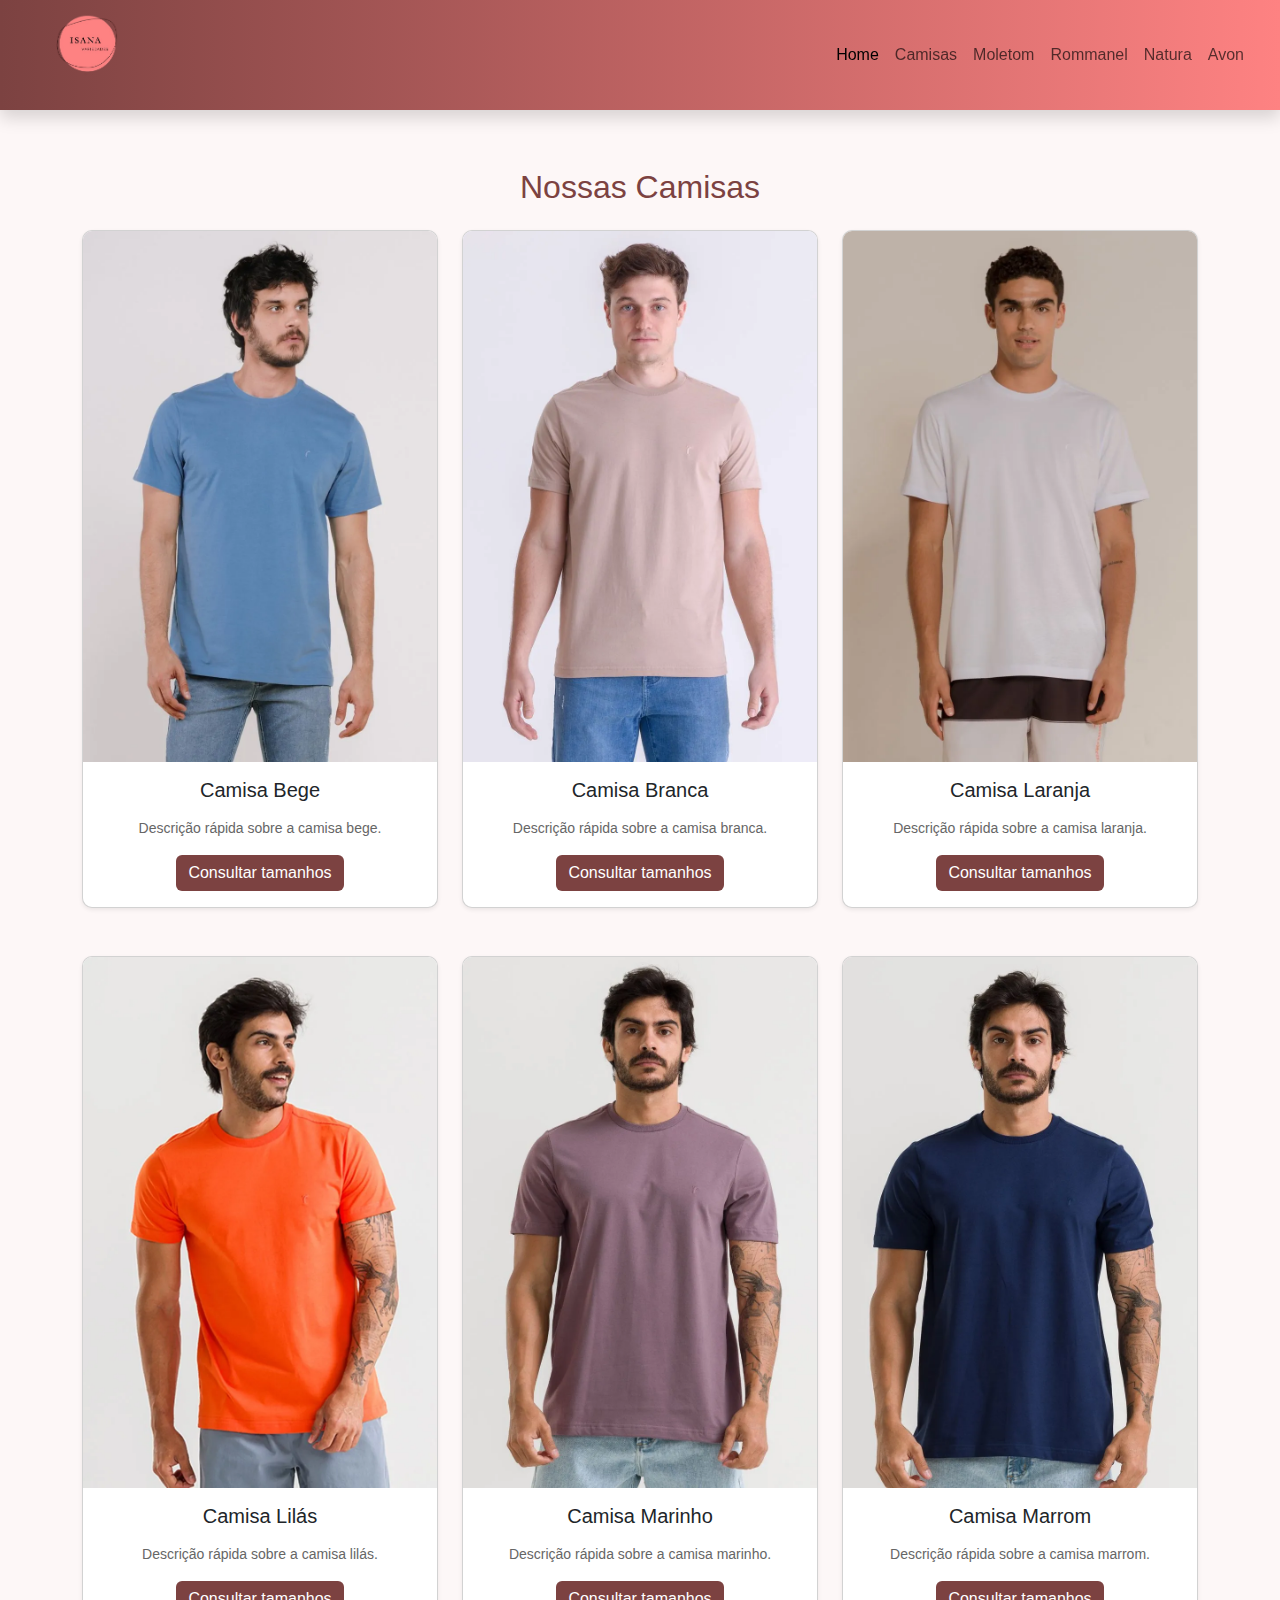
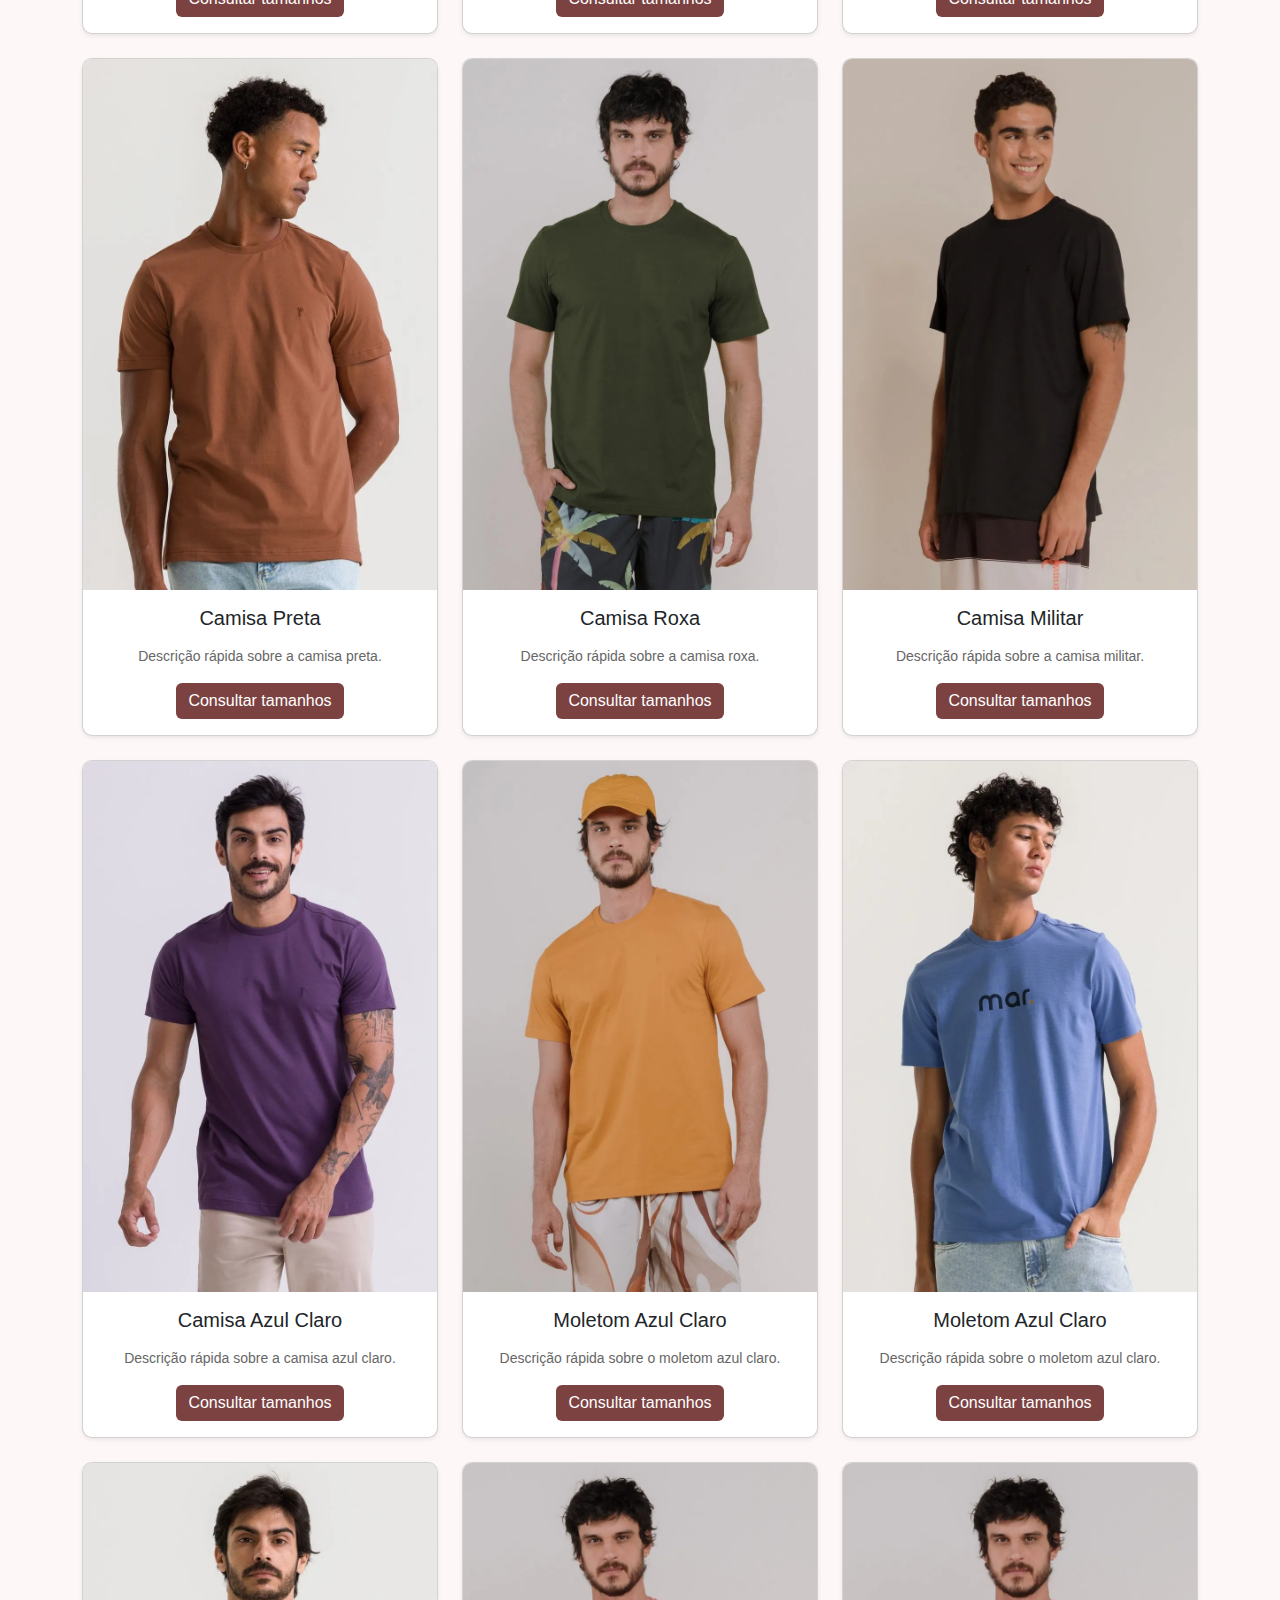
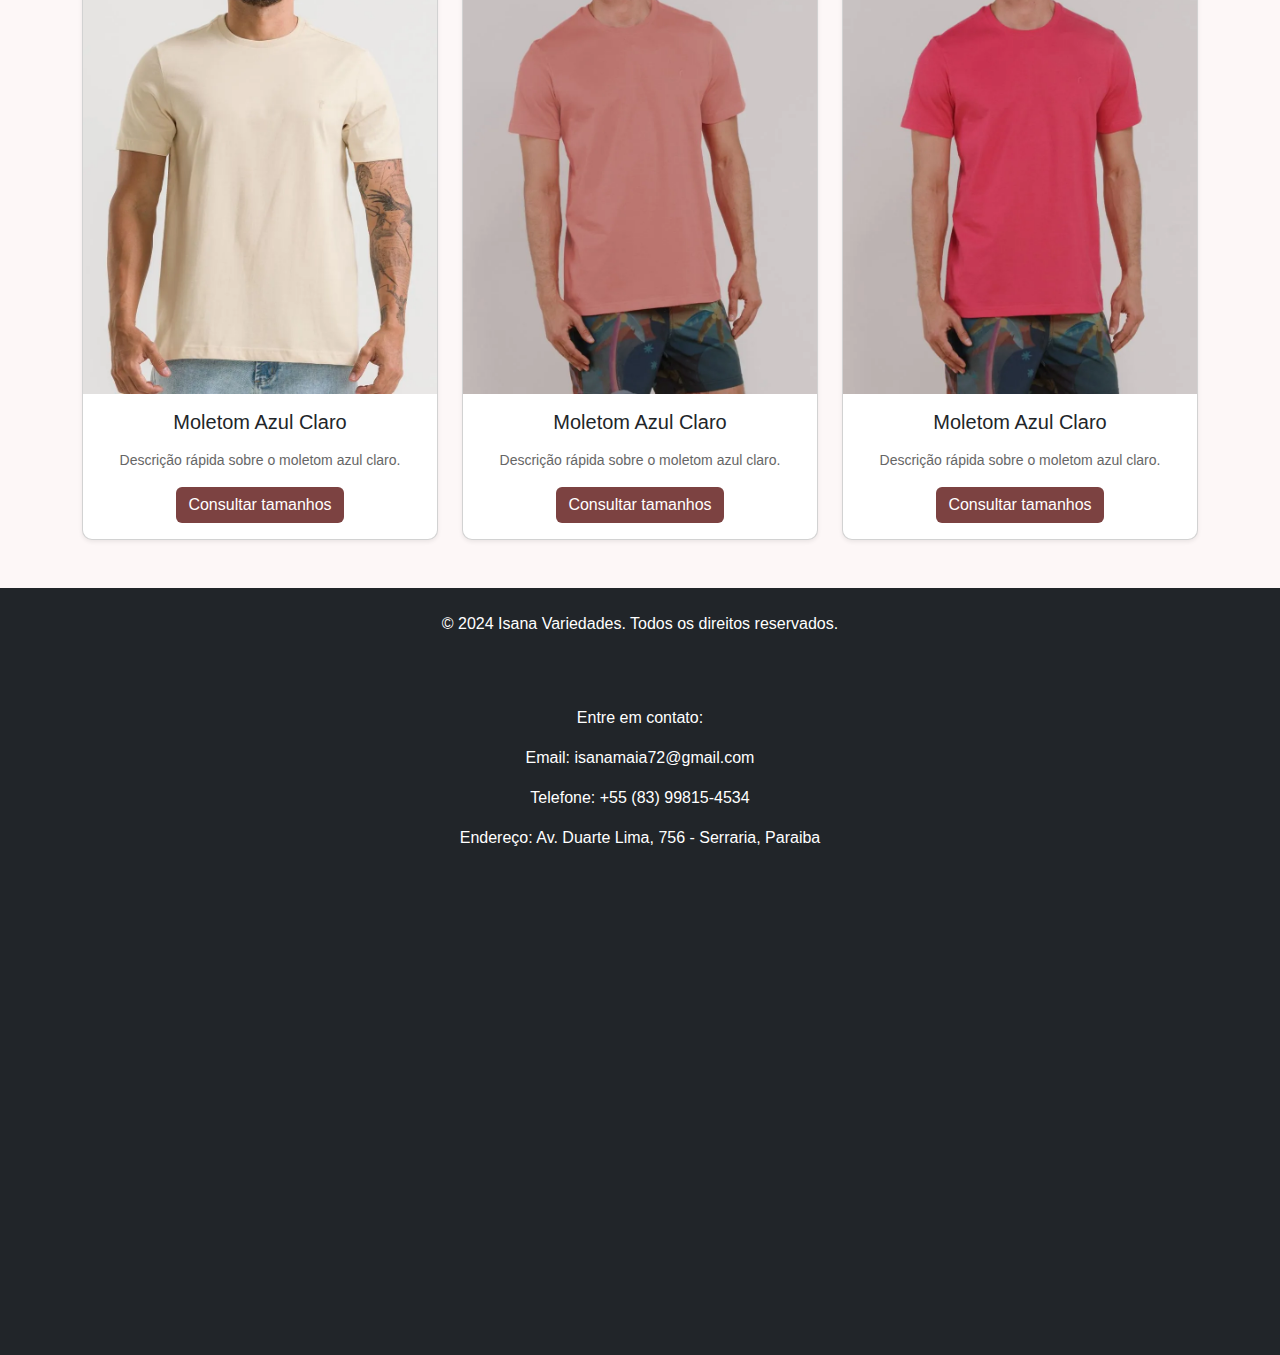
<file: Camisas/index.html>
<!DOCTYPE html>
<html lang="en">
<head>
    <meta charset="UTF-8">
    <meta name="viewport" content="width=device-width, initial-scale=1.0">
    <title>Camisas</title>
    <link href="https://cdn.jsdelivr.net/npm/bootstrap@5.3.3/dist/css/bootstrap.min.css" rel="stylesheet" integrity="sha384-QWTKZyjpPEjISv5WaRU9OFeRpok6YctnYmDr5pNlyT2bRjXh0JMhjY6hW+ALEwIH" crossorigin="anonymous">
    <link rel="stylesheet" href="style2.css">
</head>
<body>
    <nav class="navbar navbar-expand-lg custom-bg fixed-top shadow">
        <div class="container-fluid">
            <a class="navbar-brand" href="#">
                <img src="/logo.png" alt="Isana Variedades" width="150">
            </a>
            <button class="navbar-toggler" type="button" data-bs-toggle="offcanvas" data-bs-target="#offcanvasNavbar" aria-controls="offcanvasNavbar">
                <span class="navbar-toggler-icon"></span>
            </button>
            <div class="offcanvas offcanvas-start" tabindex="-1" id="offcanvasNavbar" aria-labelledby="offcanvasNavbarLabel">
                <div class="offcanvas-header">
                    <h5 class="offcanvas-title" id="offcanvasNavbarLabel">MENU</h5>
                    <button type="button" class="btn-close" data-bs-dismiss="offcanvas" aria-label="Close"></button>
                </div>
                <div class="offcanvas-body">
                    <ul class="navbar-nav justify-content-end flex-grow-1 pe-3">
                        <li class="nav-item">
                            <a class="nav-link active" aria-current="page" href="/index.html">Home</a>
                        </li>
                        <li class="nav-item">
                            <a class="nav-link" href="/Camisas/index.html">Camisas</a>
                        </li>
                        <li class="nav-item">
                            <a class="nav-link" href="/Moletom/index.html">Moletom</a>
                        </li>
                        <li class="nav-item">
                            <a class="nav-link" href="#">Rommanel</a>
                        </li>
                        <li class="nav-item">
                            <a class="nav-link" href="#">Natura</a>
                        </li>
                        <li class="nav-item">
                            <a class="nav-link" href="#">Avon</a>
                        </li>
                    </ul>
                </div>
            </div>
        </div>
    </nav>
    <br><br><br>

    <div class="container mt-5 pt-5">
        <h2 class="text-center mb-4">Nossas Camisas</h2>
        <div class="row g-4">
            <div class="col-md-4">
                <div class="card h-100 shadow-sm">
                    <img src="/Camisas/img/azul-claro" class="card-img-top" alt="Camisa Bege">
                    <div class="card-body text-center">
                        <h5 class="card-title">Camisa Bege</h5>
                        <p class="card-text">Descrição rápida sobre a camisa bege.</p>
                        <a href="https://wa.me/5583998875239" class="btn btn-primary">Consultar tamanhos</a>
                    </div>
                </div>
            </div>
            <div class="col-md-4">
                <div class="card h-100 shadow-sm">
                    <img src="/Camisas/img/bege" class="card-img-top" alt="Camisa Branca">
                    <div class="card-body text-center">
                        <h5 class="card-title">Camisa Branca</h5>
                        <p class="card-text">Descrição rápida sobre a camisa branca.</p>
                        <a href="https://wa.me/5583998875239" class="btn btn-primary">Consultar tamanhos</a>
                    </div>
                </div>
            </div>
            <div class="col-md-4">
                <div class="card h-100 shadow-sm">
                    <img src="/Camisas/img/branca" class="card-img-top" alt="Camisa Laranja">
                    <div class="card-body text-center">
                        <h5 class="card-title">Camisa Laranja</h5>
                        <p class="card-text">Descrição rápida sobre a camisa laranja.</p>
                        <a href="https://wa.me/5583998875239" class="btn btn-primary">Consultar tamanhos</a>
                    </div>
                </div>
            </div>
        </div>
        <div class="row g-4 mt-4">
            <div class="col-md-4">
                <div class="card h-100 shadow-sm">
                    <img src="/Camisas/img/laranja" class="card-img-top" alt="Camisa Lilás">
                    <div class="card-body text-center">
                        <h5 class="card-title">Camisa Lilás</h5>
                        <p class="card-text">Descrição rápida sobre a camisa lilás.</p>
                        <a href="https://wa.me/5583998875239" class="btn btn-primary">Consultar tamanhos</a>
                    </div>
                </div>
            </div>
            <div class="col-md-4">
                <div class="card h-100 shadow-sm">
                    <img src="/Camisas/img/lilas" class="card-img-top" alt="Camisa Marinho">
                    <div class="card-body text-center">
                        <h5 class="card-title">Camisa Marinho</h5>
                        <p class="card-text">Descrição rápida sobre a camisa marinho.</p>
                        <a href="https://wa.me/5583998875239" class="btn btn-primary">Consultar tamanhos</a>
                    </div>
                </div>
            </div>
            <div class="col-md-4">
                <div class="card h-100 shadow-sm">
                    <img src="/Camisas/img/marinho" class="card-img-top" alt="Camisa Marrom">
                    <div class="card-body text-center">
                        <h5 class="card-title">Camisa Marrom</h5>
                        <p class="card-text">Descrição rápida sobre a camisa marrom.</p>
                        <a href="https://wa.me/5583998875239" class="btn btn-primary">Consultar tamanhos</a>
                    </div>
                </div>
            </div>
            <div class="col-md-4">
                <div class="card h-100 shadow-sm">
                    <img src="/Camisas/img/marrom" class="card-img-top" alt="Camisa Preta">
                    <div class="card-body text-center">
                        <h5 class="card-title">Camisa Preta</h5>
                        <p class="card-text">Descrição rápida sobre a camisa preta.</p>
                        <a href="https://wa.me/5583998875239" class="btn btn-primary">Consultar tamanhos</a>
                    </div>
                </div>
            </div>
            <div class="col-md-4">
                <div class="card h-100 shadow-sm">
                    <img src="/Camisas/img/militar" class="card-img-top" alt="Camisa Roxa">
                    <div class="card-body text-center">
                        <h5 class="card-title">Camisa Roxa</h5>
                        <p class="card-text">Descrição rápida sobre a camisa roxa.</p>
                        <a href="https://wa.me/5583998875239" class="btn btn-primary">Consultar tamanhos</a>
                    </div>
                </div>
            </div>
            <div class="col-md-4">
                <div class="card h-100 shadow-sm">
                    <img src="/Camisas/img/preta" class="card-img-top" alt="Camisa Militar">
                    <div class="card-body text-center">
                        <h5 class="card-title">Camisa Militar</h5>
                        <p class="card-text">Descrição rápida sobre a camisa militar.</p>
                        <a href="https://wa.me/5583998875239" class="btn btn-primary">Consultar tamanhos</a>
                    </div>
                </div>
            </div>
            <div class="col-md-4">
                <div class="card h-100 shadow-sm">
                    <img src="/Camisas/img/roxo" class="card-img-top" alt="Camisa Azul Claro">
                    <div class="card-body text-center">
                        <h5 class="card-title">Camisa Azul Claro</h5>
                        <p class="card-text">Descrição rápida sobre a camisa azul claro.</p>
                        <a href="https://wa.me/5583998875239" class="btn btn-primary">Consultar tamanhos</a>
                    </div>
                </div>
            </div>
            <div class="col-md-4">
                <div class="card h-100 shadow-sm">
                    <img src="img/mostarda" class="card-img-top" alt="Moletom Azul Claro">
                    <div class="card-body text-center">
                        <h5 class="card-title">Moletom Azul Claro</h5>
                        <p class="card-text">Descrição rápida sobre o moletom azul claro.</p>
                        <a href="https://wa.me/5583998875239" class="btn btn-primary">Consultar tamanhos</a>
                    </div>
                </div>
            </div>
            <div class="col-md-4">
                <div class="card h-100 shadow-sm">
                    <img src="img/mar" class="card-img-top" alt="Moletom Azul Claro">
                    <div class="card-body text-center">
                        <h5 class="card-title">Moletom Azul Claro</h5>
                        <p class="card-text">Descrição rápida sobre o moletom azul claro.</p>
                        <a href="https://wa.me/5583998875239" class="btn btn-primary">Consultar tamanhos</a>
                    </div>
                </div>
            </div>
            <div class="col-md-4">
                <div class="card h-100 shadow-sm">
                    <img src="img/bege claro" class="card-img-top" alt="Moletom Azul Claro">
                    <div class="card-body text-center">
                        <h5 class="card-title">Moletom Azul Claro</h5>
                        <p class="card-text">Descrição rápida sobre o moletom azul claro.</p>
                        <a href="https://wa.me/5583998875239" class="btn btn-primary">Consultar tamanhos</a>
                    </div>
                </div>
            </div>
            <div class="col-md-4">
                <div class="card h-100 shadow-sm">
                    <img src="img/rosa" class="card-img-top" alt="Moletom Azul Claro">
                    <div class="card-body text-center">
                        <h5 class="card-title">Moletom Azul Claro</h5>
                        <p class="card-text">Descrição rápida sobre o moletom azul claro.</p>
                        <a href="https://wa.me/5583998875239" class="btn btn-primary">Consultar tamanhos</a>
                    </div>
                </div>
            </div>
            <div class="col-md-4">
                <div class="card h-100 shadow-sm">
                    <img src="img/pink" class="card-img-top" alt="Moletom Azul Claro">
                    <div class="card-body text-center">
                        <h5 class="card-title">Moletom Azul Claro</h5>
                        <p class="card-text">Descrição rápida sobre o moletom azul claro.</p>
                        <a href="https://wa.me/5583998875239" class="btn btn-primary">Consultar tamanhos</a>
                    </div>
                </div>
            </div>
            
        </div>
    </div>
        </div>
    </div>
        </div>
    </div>
        </div>
    </div>
        </div>
    </div>
    
        </div>
        
    </div>
    
    
    <footer class="bg-dark text-white text-center py-4 mt-5">
        <div class="container-footer">
            <p>&copy; 2024 Isana Variedades. Todos os direitos reservados.</p>
            <div class="social-icons">
                <a href="#" class="text-white me-2"><i class="fab fa-facebook-f"></i></a>
                <a href="#" class="text-white me-2"><i class="fab fa-twitter"></i></a>
                <a href="#" class="text-white"><i class="fab fa-instagram"></i></a>
            </div>

            <div class="contact-info mt-4">
                <p>Entre em contato:</p>
                <p>Email: isanamaia72@gmail.com</p>
                <p>Telefone: +55 (83) 99815-4534</p>
                <p>Endereço: Av. Duarte Lima, 756 - Serraria, Paraiba</p>
            </div>
            <!-- Mapa do Google -->
            <div class="map mt-4">
                <!-- Substitua 'YOUR_API_KEY' pelo seu próprio API Key do Google Maps -->
                <iframe src="https://www.google.com/maps/embed?pb=!1m18!1m12!1m3!1d3961.582617322248!2d-35.63623092621076!3d-6.820509666711368!2m3!1f0!2f0!3f0!3m2!1i1024!2i768!4f13.1!3m3!1m2!1s0x7adc93e53b44a99%3A0x135138446ed27cbf!2sAv.%20Duarte%20Lima%2C%20736%20-%20Serraria%2C%20PB%2C%2058395-000%2C%20Brazil!5e0!3m2!1sen!2sus!4v1717644363975!5m2!1sen!2sus" width="600" height="450" style="border:0;" allowfullscreen="" loading="lazy" referrerpolicy="no-referrer-when-downgrade"></iframe>

            </div>
        </div>
    </footer>
    
    <script src="https://cdn.jsdelivr.net/npm/@popperjs/core@2.11.8/dist/umd/popper.min.js" integrity="sha384-I7E8VVD/ismYTF4hNIPjVp/Zjvgyol6VFvRkX/vR+Vc4jQkC+hVqc2pM8ODewa9r" crossorigin="anonymous"></script>
    <script src="https://cdn.jsdelivr.net/npm/bootstrap@5.3.3/dist/js/bootstrap.min.js" integrity="sha384-0pUGZvbkm6XF6gxjEnlmuGrJXVbNuzT9qBBavbLwCsOGabYfZo0T0to5eqruptLy" crossorigin="anonymous"></script>
</body>
</html>
</file>
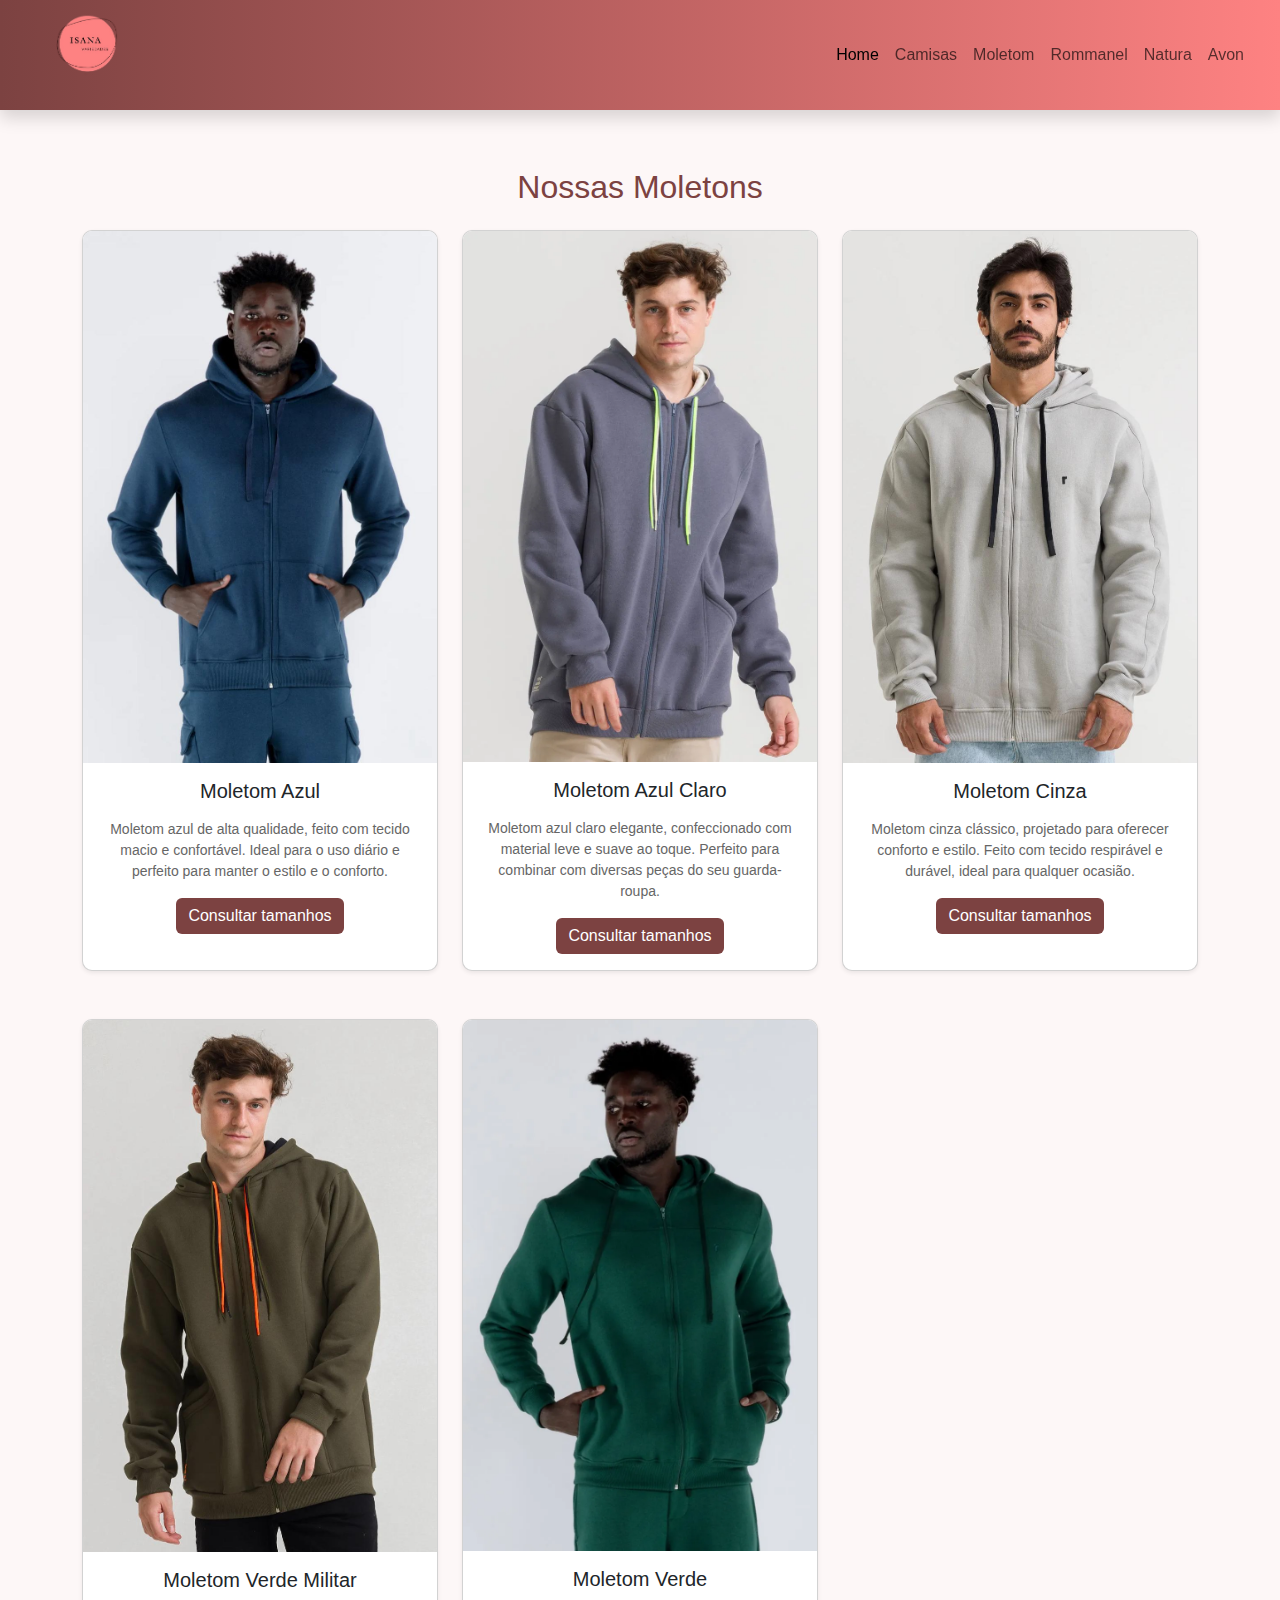
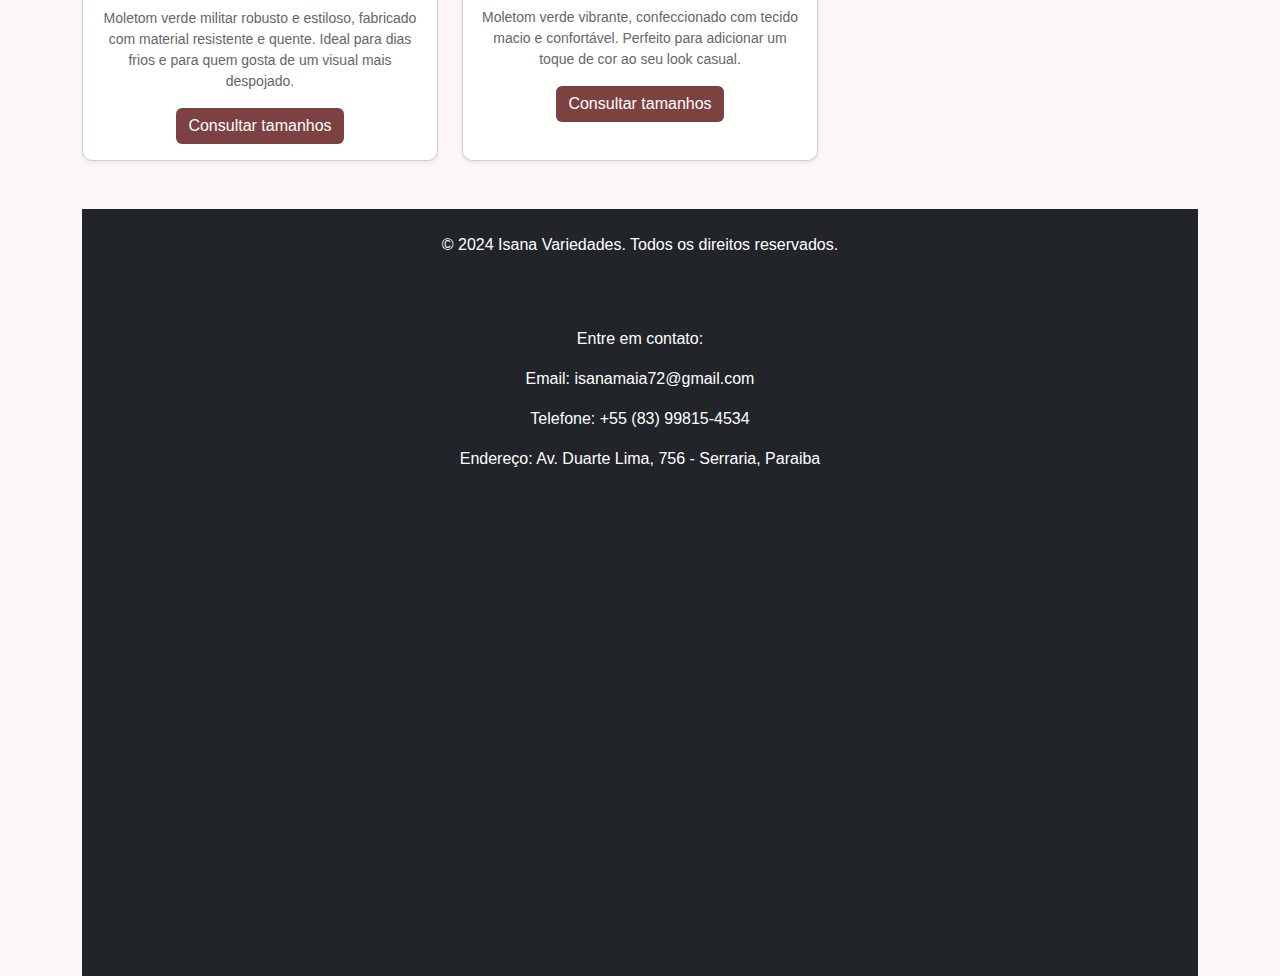
<file: Moletom/index.html>
<!DOCTYPE html>
<html lang="en">
<head>
    <meta charset="UTF-8">
    <meta name="viewport" content="width=device-width, initial-scale=1.0">
    <title>Moletom</title>
    <link href="https://cdn.jsdelivr.net/npm/bootstrap@5.3.3/dist/css/bootstrap.min.css" rel="stylesheet" integrity="sha384-QWTKZyjpPEjISv5WaRU9OFeRpok6YctnYmDr5pNlyT2bRjXh0JMhjY6hW+ALEwIH" crossorigin="anonymous">
    <link rel="stylesheet" href="style.css">
</head>
<body>
    <nav class="navbar navbar-expand-lg custom-bg fixed-top shadow">
        <div class="container-fluid">
            <a class="navbar-brand" href="#">
                <img src="/logo.png" alt="Isana Variedades" width="150">
            </a>
            <button class="navbar-toggler" type="button" data-bs-toggle="offcanvas" data-bs-target="#offcanvasNavbar" aria-controls="offcanvasNavbar">
                <span class="navbar-toggler-icon"></span>
            </button>
            <div class="offcanvas offcanvas-start" tabindex="-1" id="offcanvasNavbar" aria-labelledby="offcanvasNavbarLabel">
                <div class="offcanvas-header">
                    <h5 class="offcanvas-title" id="offcanvasNavbarLabel">MENU</h5>
                    <button type="button" class="btn-close" data-bs-dismiss="offcanvas" aria-label="Close"></button>
                </div>
                <div class="offcanvas-body">
                    <ul class="navbar-nav justify-content-end flex-grow-1 pe-3">
                        <li class="nav-item">
                            <a class="nav-link active" aria-current="page" href="/index.html">Home</a>
                        </li>
                        <li class="nav-item">
                            <a class="nav-link" href="/Camisas/index.html">Camisas</a>
                        </li>
                        <li class="nav-item">
                            <a class="nav-link" href="/Moletom/index.html">Moletom</a>
                        </li>
                        <li class="nav-item">
                            <a class="nav-link" href="#">Rommanel</a>
                        </li>
                        <li class="nav-item">
                            <a class="nav-link" href="#">Natura</a>
                        </li>
                        <li class="nav-item">
                            <a class="nav-link" href="#">Avon</a>
                        </li>
                    </ul>
                </div>
            </div>
        </div>
    </nav>
    <br><br><br>

    <div class="container mt-5 pt-5">
        <h2 class="text-center mb-4">Nossas Moletons</h2>
        <div class="row g-4">
            <div class="col-md-4">
                <div class="card h-100 shadow-sm">
                    <img src="/Moletom/img/Moletom Azul (1).jpg" class="card-img-top" alt="Camisa Bege">
                    <div class="card-body text-center">
                        <h5 class="card-title">Moletom Azul</h5>
                        <p class="card-text">Moletom azul de alta qualidade, feito com tecido macio e confortável. Ideal para o uso diário e perfeito para manter o estilo e o conforto.</p>
                        <a href="https://wa.me/5583998875239" class="btn btn-primary">Consultar tamanhos</a>
                    </div>
                </div>
            </div>
            <div class="col-md-4">
                <div class="card h-100 shadow-sm">
                    <img src="/Moletom/img/Moletom Azul claro.webp" class="card-img-top" alt="Camisa Branca">
                    <div class="card-body text-center">
                        <h5 class="card-title">Moletom Azul Claro</h5>
                        <p class="card-text">Moletom azul claro elegante, confeccionado com material leve e suave ao toque. Perfeito para combinar com diversas peças do seu guarda-roupa.</p>
                        <a href="https://wa.me/5583998875239" class="btn btn-primary">Consultar tamanhos</a>
                    </div>
                </div>
            </div>
            <div class="col-md-4">
                <div class="card h-100 shadow-sm">
                    <img src="/Moletom/img/Moletom Cinza.jpg" class="card-img-top" alt="Camisa Laranja">
                    <div class="card-body text-center">
                        <h5 class="card-title">Moletom Cinza</h5>
                        <p class="card-text">Moletom cinza clássico, projetado para oferecer conforto e estilo. Feito com tecido respirável e durável, ideal para qualquer ocasião.</p>
                        <a href="https://wa.me/5583998875239" class="btn btn-primary">Consultar tamanhos</a>
                    </div>
                </div>
            </div>
        </div>
        <div class="row g-4 mt-4">
            <div class="col-md-4">
                <div class="card h-100 shadow-sm">
                    <img src="/Moletom/img/Moletom Verde.jpg" class="card-img-top" alt="Camisa Lilás">
                    <div class="card-body text-center">
                        <h5 class="card-title">Moletom Verde Militar</h5>
                        <p class="card-text">Moletom verde militar robusto e estiloso, fabricado com material resistente e quente. Ideal para dias frios e para quem gosta de um visual mais despojado.</p>
                        <a href="https://wa.me/5583998875239" class="btn btn-primary">Consultar tamanhos</a>
                    </div>
                </div>
            </div>
            <div class="col-md-4">
                <div class="card h-100 shadow-sm">
                    <img src="img/verde" class="card-img-top" alt="Camisa Laranja">
                    <div class="card-body text-center">
                        <h5 class="card-title">Moletom Verde</h5>
                        <p class="card-text">Moletom verde vibrante, confeccionado com tecido macio e confortável. Perfeito para adicionar um toque de cor ao seu look casual.</p>
                        <a href="https://wa.me/5583998875239" class="btn btn-primary">Consultar tamanhos</a>
                    </div>
                </div>
            </div>
        </div>
        <footer class="bg-dark text-white text-center py-4 mt-5">
            <div class="container-footer">
                <p>&copy; 2024 Isana Variedades. Todos os direitos reservados.</p>
                <div class="social-icons">
                    <a href="#" class="text-white me-2"><i class="fab fa-facebook-f"></i></a>
                    <a href="#" class="text-white me-2"><i class="fab fa-twitter"></i></a>
                    <a href="#" class="text-white"><i class="fab fa-instagram"></i></a>
                </div>
    
                <div class="contact-info mt-4">
                    <p>Entre em contato:</p>
                    <p>Email: isanamaia72@gmail.com</p>
                    <p>Telefone: +55 (83) 99815-4534</p>
                    <p>Endereço: Av. Duarte Lima, 756 - Serraria, Paraiba</p>
                </div>
                <!-- Mapa do Google -->
                <div class="map mt-4">
                    <!-- Substitua 'YOUR_API_KEY' pelo seu próprio API Key do Google Maps -->
                    <iframe src="https://www.google.com/maps/embed?pb=!1m18!1m12!1m3!1d3961.582617322248!2d-35.63623092621076!3d-6.820509666711368!2m3!1f0!2f0!3f0!3m2!1i1024!2i768!4f13.1!3m3!1m2!1s0x7adc93e53b44a99%3A0x135138446ed27cbf!2sAv.%20Duarte%20Lima%2C%20736%20-%20Serraria%2C%20PB%2C%2058395-000%2C%20Brazil!5e0!3m2!1sen!2sus!4v1717644363975!5m2!1sen!2sus" width="600" height="450" style="border:0;" allowfullscreen="" loading="lazy" referrerpolicy="no-referrer-when-downgrade"></iframe>
    
                </div>
            </div>
        </footer>

    
    <script src="https://cdn.jsdelivr.net/npm/@popperjs/core@2.11.8/dist/umd/popper.min.js" integrity="sha384-I7E8VVD/ismYTF4hNIPjVp/Zjvgyol6VFvRkX/vR+Vc4jQkC+hVqc2pM8ODewa9r" crossorigin="anonymous"></script>
    <script src="https://cdn.jsdelivr.net/npm/bootstrap@5.3.3/dist/js/bootstrap.min.js" integrity="sha384-0pUGZvbkm6XF6gxjEnlmuGrJXVbNuzT9qBBavbLwCsOGabYfZo0T0to5eqruptLy" crossorigin="anonymous"></script>
</body>
</html>
</file>
<file: Camisas/style2.css>
* {
  margin: 0;
  padding: 0;
  box-sizing: border-box;
}

body {
  font-family: 'Arial', sans-serif;
  background-color: #FDF7F7;
}

.custom-bg {
  background-color: #7C4241;
  transition: background-color 0.3s ease;
}

.navbar-toggler {
  border-color: white;
}

.navbar {
  padding: -0.2px;
}

.navbar-toggler .navbar-toggler-icon {
  background-image: url("data:image/svg+xml;charset=utf8,%3Csvg viewBox='0 0 30 30' xmlns='http://www.w3.org/2000/svg'%3E%3Cpath stroke='white' stroke-width='2' stroke-linecap='round' stroke-miterlimit='10' d='M4 7h22M4 15h22M4 23h22'/%3E%3C/svg%3E");
}

.nav-link {
  transition: color 0.3s ease, background-color 0.3s ease;
}

.nav-link:hover, .nav-link:focus {
  color: #FDF7F7;
  background-color: #FE8282;
}

.offcanvas {
  background-color: #FDF7F7;
}

.card {
  border-radius: 10px;
  overflow: hidden;
  transition: transform 0.3s ease, box-shadow 0.3s ease;
}

.card:hover {
  transform: translateY(-5px);
  box-shadow: 0 8px 16px rgba(0, 0, 0, 0.2);
}

.card-body {
  text-align: center;
}

.card-title {
  font-size: 1.25rem;
  margin-bottom: 1rem;
}

.card-text {
  font-size: 0.875rem;
  color: #666;
}

.btn-primary {
  background-color: #7C4241;
  border: none;
  transition: background-color 0.3s ease, transform 0.3s ease;
}

.btn-primary:hover {
  background-color: #5e2f30;
  transform: scale(1.05);
}

h2 {
  color: #7C4241;
  font-size: 2rem;
  margin-bottom: 2rem;
}

footer {
  background-color: #7C4241;
  color: white;
  padding: 2rem 0;
}

footer .social-icons a {
  font-size: 1.25rem;
  transition: color 0.3s ease;
}

footer .social-icons a:hover {
  color: #FE8282;
}

.contact-info {
  margin-top: 2rem;
}

.map iframe {
  width: 100%;
  border: none;
}
.custom-bg {
  background: linear-gradient(to right, #7C4241, #FE8282);
}
</file>
<file: Moletom/style.css>
* {
  margin: 0;
  padding: 0;
  box-sizing: border-box;
}

body {
  font-family: 'Arial', sans-serif;
  background-color: #FDF7F7;
}

.custom-bg {
  background-color: #7C4241;
  transition: background-color 0.3s ease;
}

.navbar-toggler {
  border-color: white;
}

.navbar {
  padding: -0.2px;
}

.navbar-toggler .navbar-toggler-icon {
  background-image: url("data:image/svg+xml;charset=utf8,%3Csvg viewBox='0 0 30 30' xmlns='http://www.w3.org/2000/svg'%3E%3Cpath stroke='white' stroke-width='2' stroke-linecap='round' stroke-miterlimit='10' d='M4 7h22M4 15h22M4 23h22'/%3E%3C/svg%3E");
}

.nav-link {
  transition: color 0.3s ease, background-color 0.3s ease;
}

.nav-link:hover, .nav-link:focus {
  color: #FDF7F7;
  background-color: #FE8282;
}

.offcanvas {
  background-color: #FDF7F7;
}

.card {
  border-radius: 10px;
  overflow: hidden;
  transition: transform 0.3s ease, box-shadow 0.3s ease;
}

.card:hover {
  transform: translateY(-5px);
  box-shadow: 0 8px 16px rgba(0, 0, 0, 0.2);
}

.card-body {
  text-align: center;
}

.card-title {
  font-size: 1.25rem;
  margin-bottom: 1rem;
}

.card-text {
  font-size: 0.875rem;
  color: #666;
}

.btn-primary {
  background-color: #7C4241;
  border: none;
  transition: background-color 0.3s ease, transform 0.3s ease;
}

.btn-primary:hover {
  background-color: #5e2f30;
  transform: scale(1.05);
}

h2 {
  color: #7C4241;
  font-size: 2rem;
  margin-bottom: 2rem;
}

footer {
  background-color: #7C4241;
  color: white;
  padding: 2rem 0;
}

footer .social-icons a {
  font-size: 1.25rem;
  transition: color 0.3s ease;
}

footer .social-icons a:hover {
  color: #FE8282;
}

.contact-info {
  margin-top: 2rem;
}

.map iframe {
  width: 100%;
  border: none;
}
.custom-bg {
  background: linear-gradient(to right, #7C4241, #FE8282);
}
</file>
